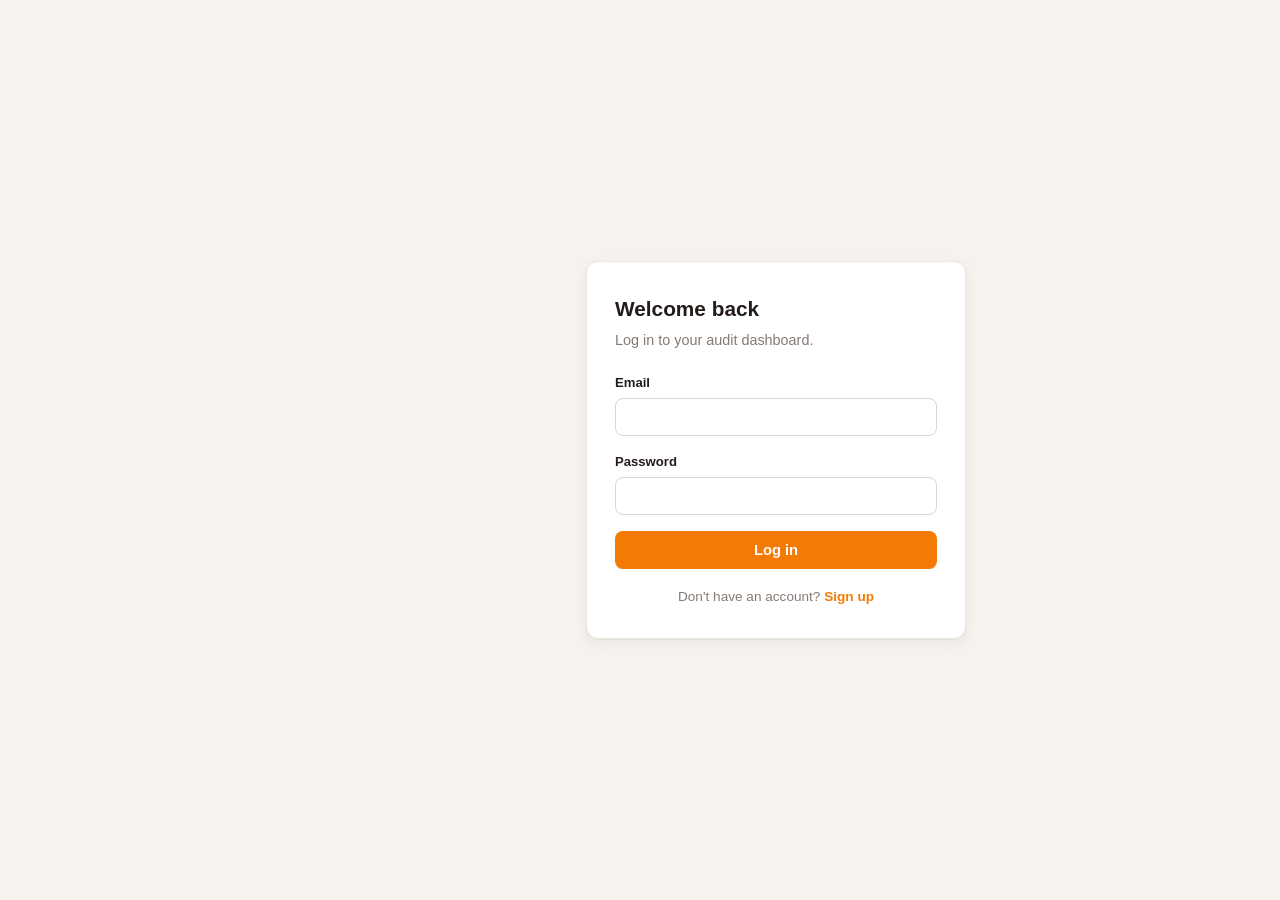
<file: templates/login.html>
<!DOCTYPE html>
<html lang="en">

<head>
    <meta charset="UTF-8">
    <title>Log in</title>
    <meta name="viewport" content="width=device-width, initial-scale=1.0">
    <link rel="stylesheet" href="/static/css/style.css">
    <style>
        body.auth-body {
            min-height: 100vh;
            display: flex;
            align-items: center;
            justify-content: center;
            background: var(--bg);
            font-family: var(--body);
        }

        .auth-card {
            width: 100%;
            max-width: 380px;
            background: var(--card);
            border: 1px solid var(--line);
            border-radius: var(--r);
            box-shadow: var(--sh);
            padding: 32px 28px;
        }

        .auth-title {
            font-family: var(--display);
            font-size: 1.3rem;
            font-weight: 700;
            color: var(--ink);
            margin: 0 0 6px;
        }

        .auth-sub {
            color: var(--muted);
            font-size: 0.9rem;
            margin: 0 0 22px;
        }

        .auth-field {
            margin-bottom: 16px;
        }

        .auth-field label {
            display: block;
            font-size: 0.82rem;
            font-weight: 600;
            color: var(--ink);
            margin-bottom: 6px;
        }

        .auth-field input {
            width: 100%;
            padding: 10px 12px;
            border: 1px solid var(--line2);
            border-radius: var(--rs);
            font-size: 0.92rem;
            font-family: var(--body);
            background: #fff;
            color: var(--ink);
        }

        .auth-field input:focus {
            outline: none;
            border-color: var(--orange);
        }

        .auth-error {
            background: var(--flagbg);
            color: var(--flag);
            border-left: 4px solid var(--flag);
            padding: 10px 12px;
            border-radius: var(--rs);
            font-size: 0.85rem;
            margin-bottom: 16px;
            display: none;
        }

        .auth-btn {
            width: 100%;
            padding: 11px;
            border: none;
            border-radius: var(--rs);
            background: var(--orange);
            color: #fff;
            font-weight: 700;
            font-size: 0.92rem;
            cursor: pointer;
        }

        .auth-btn:disabled {
            opacity: 0.6;
            cursor: not-allowed;
        }

        .auth-switch {
            text-align: center;
            margin-top: 18px;
            font-size: 0.85rem;
            color: var(--muted);
        }

        .auth-switch a {
            color: var(--orange);
            font-weight: 600;
            text-decoration: none;
        }
    </style>
</head>

<body class="auth-body">
    <form class="auth-card" id="loginForm">
        <div class="auth-title">Welcome back</div>
        <div class="auth-sub">Log in to your audit dashboard.</div>

        <div class="auth-error" id="authError"></div>

        <div class="auth-field">
            <label for="email">Email</label>
            <input type="email" id="email" required autocomplete="email">
        </div>
        <div class="auth-field">
            <label for="password">Password</label>
            <input type="password" id="password" required autocomplete="current-password">
        </div>

        <button type="submit" class="auth-btn" id="submitBtn">Log in</button>

        <div class="auth-switch">
            Don't have an account? <a href="/signup">Sign up</a>
        </div>
    </form>

    <script>
        const form = document.getElementById('loginForm');
        const errorBox = document.getElementById('authError');
        const submitBtn = document.getElementById('submitBtn');

        form.addEventListener('submit', async (e) => {
            e.preventDefault();
            errorBox.style.display = 'none';
            submitBtn.disabled = true;
            submitBtn.textContent = 'Logging in…';

            try {
                const res = await fetch('/api/login', {
                    method: 'POST',
                    headers: { 'Content-Type': 'application/json' },
                    body: JSON.stringify({
                        email: document.getElementById('email').value,
                        password: document.getElementById('password').value,
                    }),
                });
                const data = await res.json();

                if (!res.ok) {
                    errorBox.textContent = data.error || 'Something went wrong. Try again.';
                    errorBox.style.display = 'block';
                    submitBtn.disabled = false;
                    submitBtn.textContent = 'Log in';
                    return;
                }

                window.location.href = '/';
            } catch (err) {
                errorBox.textContent = 'Could not reach the server. Is the app running?';
                errorBox.style.display = 'block';
                submitBtn.disabled = false;
                submitBtn.textContent = 'Log in';
            }
        });
    </script>
</body>

</html>
</file>
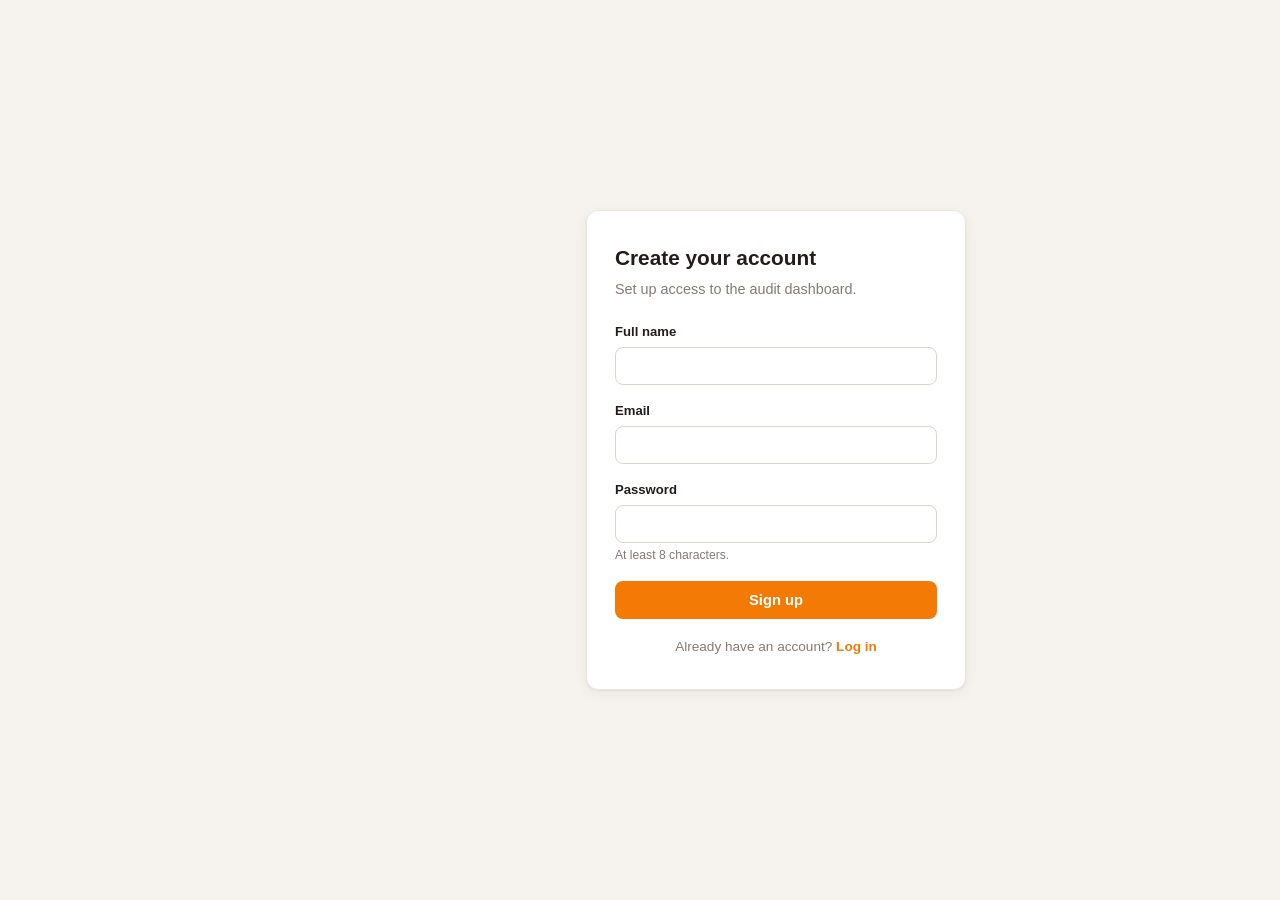
<file: templates/signup.html>
<!DOCTYPE html>
<html lang="en">

<head>
    <meta charset="UTF-8">
    <title>Sign up</title>
    <meta name="viewport" content="width=device-width, initial-scale=1.0">
    <link rel="stylesheet" href="/static/css/style.css">
    <style>
        body.auth-body {
            min-height: 100vh;
            display: flex;
            align-items: center;
            justify-content: center;
            background: var(--bg);
            font-family: var(--body);
        }

        .auth-card {
            width: 100%;
            max-width: 380px;
            background: var(--card);
            border: 1px solid var(--line);
            border-radius: var(--r);
            box-shadow: var(--sh);
            padding: 32px 28px;
        }

        .auth-title {
            font-family: var(--display);
            font-size: 1.3rem;
            font-weight: 700;
            color: var(--ink);
            margin: 0 0 6px;
        }

        .auth-sub {
            color: var(--muted);
            font-size: 0.9rem;
            margin: 0 0 22px;
        }

        .auth-field {
            margin-bottom: 16px;
        }

        .auth-field label {
            display: block;
            font-size: 0.82rem;
            font-weight: 600;
            color: var(--ink);
            margin-bottom: 6px;
        }

        .auth-field input {
            width: 100%;
            padding: 10px 12px;
            border: 1px solid var(--line2);
            border-radius: var(--rs);
            font-size: 0.92rem;
            font-family: var(--body);
            background: #fff;
            color: var(--ink);
        }

        .auth-field input:focus {
            outline: none;
            border-color: var(--orange);
        }

        .auth-hint {
            font-size: 0.76rem;
            color: var(--muted);
            margin-top: 4px;
        }

        .auth-error {
            background: var(--flagbg);
            color: var(--flag);
            border-left: 4px solid var(--flag);
            padding: 10px 12px;
            border-radius: var(--rs);
            font-size: 0.85rem;
            margin-bottom: 16px;
            display: none;
        }

        .auth-btn {
            width: 100%;
            padding: 11px;
            border: none;
            border-radius: var(--rs);
            background: var(--orange);
            color: #fff;
            font-weight: 700;
            font-size: 0.92rem;
            cursor: pointer;
        }

        .auth-btn:disabled {
            opacity: 0.6;
            cursor: not-allowed;
        }

        .auth-switch {
            text-align: center;
            margin-top: 18px;
            font-size: 0.85rem;
            color: var(--muted);
        }

        .auth-switch a {
            color: var(--orange);
            font-weight: 600;
            text-decoration: none;
        }
    </style>
</head>

<body class="auth-body">
    <form class="auth-card" id="signupForm">
        <div class="auth-title">Create your account</div>
        <div class="auth-sub">Set up access to the audit dashboard.</div>

        <div class="auth-error" id="authError"></div>

        <div class="auth-field">
            <label for="name">Full name</label>
            <input type="text" id="name" required autocomplete="name">
        </div>
        <div class="auth-field">
            <label for="email">Email</label>
            <input type="email" id="email" required autocomplete="email">
        </div>
        <div class="auth-field">
            <label for="password">Password</label>
            <input type="password" id="password" required autocomplete="new-password" minlength="8">
            <div class="auth-hint">At least 8 characters.</div>
        </div>

        <button type="submit" class="auth-btn" id="submitBtn">Sign up</button>

        <div class="auth-switch">
            Already have an account? <a href="/login">Log in</a>
        </div>
    </form>

    <script>
        const form = document.getElementById('signupForm');
        const errorBox = document.getElementById('authError');
        const submitBtn = document.getElementById('submitBtn');

        form.addEventListener('submit', async (e) => {
            e.preventDefault();
            errorBox.style.display = 'none';
            submitBtn.disabled = true;
            submitBtn.textContent = 'Creating account…';

            try {
                const res = await fetch('/api/signup', {
                    method: 'POST',
                    headers: { 'Content-Type': 'application/json' },
                    body: JSON.stringify({
                        name: document.getElementById('name').value,
                        email: document.getElementById('email').value,
                        password: document.getElementById('password').value,
                    }),
                });
                const data = await res.json();

                if (!res.ok) {
                    errorBox.textContent = data.error || 'Something went wrong. Try again.';
                    errorBox.style.display = 'block';
                    submitBtn.disabled = false;
                    submitBtn.textContent = 'Sign up';
                    return;
                }

                window.location.href = '/';
            } catch (err) {
                errorBox.textContent = 'Could not reach the server. Is the app running?';
                errorBox.style.display = 'block';
                submitBtn.disabled = false;
                submitBtn.textContent = 'Sign up';
            }
        });
    </script>
</body>

</html>
</file>
<file: static/css/style.css>
/* ═══════════════════════════════════════════════════
   PURCHASE INTERNAL CONTROL DASHBOARD
   Colour palette from Laser GRC reference
═══════════════════════════════════════════════════ */
:root {
  --maroon: #6C0E12;
  --red: #C22829;
  --brown: #8A4A24;
  --brown-light: #B5703B;
  --brown-dark: #5A2C12;
  --brown-soft: rgba(138, 74, 36, .18);
  --brown-gloss: linear-gradient(135deg, var(--brown-light), var(--brown) 55%, var(--brown-dark));
  --orange: #F37A04;
  --amber: #F1A646;
  --cream: #F5E3B5;
  --peach: #FFE2CA;
  --blue: #5388B7;
  --ink: #241c1b;
  --muted: #857a74;
  --faint: #a89f99;
  --line: #ece6df;
  --line2: #ddd5cd;
  --bg: #f6f3ee;
  --card: #ffffff;
  --ok: #2f8f5b;
  --okbg: #e9f3ec;
  --okline: #cfe7d6;
  --flag: #C22829;
  --flagbg: #fbeceb;
  --flagline: #f3cfcd;
  --warn: #9a6a16;
  --warnbg: #fff8ee;
  --warnline: #f3d89a;
  --display: 'Poppins', -apple-system, Segoe UI, sans-serif;
  --body: 'Raleway', -apple-system, Segoe UI, sans-serif;
  --num: 'Poppins', sans-serif;
  --r: 12px;
  --rs: 8px;
  --sh: 0 1px 2px rgba(36, 28, 27, .05), 0 4px 14px rgba(36, 28, 27, .05);
  --shh: 0 2px 6px rgba(36, 28, 27, .08), 0 10px 30px rgba(108, 14, 18, .10);
  --sidebar-width: 272px;
}

* {
  box-sizing: border-box;
}

html,
body {
  margin: 0;
}

body {
  font-family: var(--body);
  color: var(--ink);
  background: var(--bg);
  padding-left: var(--sidebar-width);
  -webkit-font-smoothing: antialiased;
  font-size: 14px;
  line-height: 1.45;
}

.num {
  font-family: var(--num);
  font-variant-numeric: tabular-nums;
}

/* ── TOP HEADER ───────────────────────────────────── */
.hdr {
  background: #fff;
  border-bottom: 1px solid var(--line);
  display: flex;
  align-items: center;
  gap: 18px;
  padding: 12px 26px;
  position: sticky;
  top: 0;
  z-index: 100;
  margin-left: 0;
}

.hdr-brand {
  display: flex;
  align-items: center;
  gap: 12px;
  text-decoration: none;
}

.hdr-logo-mark {
  display: block;
  height: 44px;
  width: auto;
  max-width: 180px;
  object-fit: contain;
  background: transparent;
  padding: 0;
}

.hdr-brand-text {
  display: flex;
  flex-direction: column;
  line-height: 1.1;
}

.hdr-breadcrumb {
  display: flex;
  align-items: center;
  gap: 10px;
  min-width: 0;
  color: var(--muted);
  font-family: var(--display);
  font-size: 12px;
  font-weight: 500;
  white-space: nowrap;
  overflow: hidden;
  text-overflow: ellipsis;
}

.hdr-breadcrumb strong {
  color: var(--ink);
  font-weight: 700;
}

.hdr-breadcrumb-separator {
  color: var(--faint);
  font-size: 16px;
  font-weight: 400;
}

.hdr-logo {
  font-family: var(--display);
  font-weight: 800;
  font-size: 20px;
  background: linear-gradient(135deg, var(--brown-light), var(--brown) 60%, var(--brown-dark));
  -webkit-background-clip: text;
  background-clip: text;
  color: transparent;
  letter-spacing: -.3px;
  white-space: nowrap;
}

.hdr-subtitle {
  font-size: 11.5px;
  color: var(--muted);
  font-weight: 500;
  font-family: var(--body);
  margin-top: 2px;
}

.hdr-right {
  margin-left: auto;
  display: flex;
  align-items: center;
  gap: 10px;
}

.chip {
  display: inline-flex;
  align-items: center;
  gap: 7px;
  font-size: 11px;
  font-weight: 600;
  font-family: var(--display);
  padding: 5px 11px;
  border-radius: 999px;
  border: 1px solid var(--warnline);
  background: var(--warnbg);
  color: var(--warn);
  letter-spacing: .2px;
}

.chip .dot {
  width: 7px;
  height: 7px;
  border-radius: 50%;
  background: var(--orange);
  box-shadow: 0 0 0 3px rgba(243, 122, 4, .18);
}

.hdr-bell {
  position: relative;
  display: inline-flex;
  align-items: center;
  justify-content: center;
  width: 34px;
  height: 34px;
  border-radius: 50%;
  border: none;
  background: transparent;
  color: var(--muted);
  cursor: pointer;
  transition: background .15s, color .15s;
}

.hdr-bell:hover {
  background: var(--bg);
  color: var(--brown);
}

/* Notification dot stays red intentionally — it's a genuine attention/
   alert cue, not general theme chrome, so it keeps the risk color. */
.hdr-bell-dot {
  position: absolute;
  top: 5px;
  right: 6px;
  width: 8px;
  height: 8px;
  border-radius: 50%;
  background: var(--red);
  border: 2px solid #fff;
}

.hdr-accent {
  height: 3px;
  background: linear-gradient(90deg, var(--brown), var(--orange) 55%, var(--amber));
  margin-left: 0;
}

.hdr-menu-btn {
  border: 0;
  background: none;
  cursor: pointer;
  font-size: 19px;
  color: var(--ink);
  padding: 6px 10px;
  border-radius: 8px;
  line-height: 1;
  flex-shrink: 0;
}

.hdr-menu-btn:hover {
  background: var(--bg);
}

/* ── CONTROLS PANEL (openable/closable drawer, every page) ──── */
.controls-panel-backdrop {
  display: none;
}

.controls-panel {
  position: fixed;
  top: 0;
  left: 0;
  height: 100vh;
  width: var(--sidebar-width);
  background: var(--ink);
  z-index: 200;
  display: flex;
  flex-direction: column;
  box-shadow: 4px 0 28px rgba(0, 0, 0, .3);
}

.controls-panel.open {
  transform: none;
}

.cp-head {
  display: flex;
  align-items: center;
  justify-content: space-between;
  padding: 18px 16px 18px 20px;
  border-bottom: 1px solid rgba(255, 255, 255, .09);
  flex-shrink: 0;
}

.cp-brand {
  display: flex;
  align-items: center;
  gap: 10px;
  min-width: 0;
}

.cp-brand-mark {
  height: 30px;
  width: auto;
  max-width: 34px;
  object-fit: contain;
}

.cp-brand-text {
  font-family: var(--display);
  font-weight: 800;
  font-size: 16px;
  letter-spacing: -.2px;
  color: #fff;
  white-space: nowrap;
}

.cp-brand-sub-inline {
  font-size: 9px;
  font-weight: 700;
  letter-spacing: 1.5px;
  color: var(--faint);
  margin-left: 6px;
  vertical-align: 1px;
}

.cp-close {
  border: 0;
  background: none;
  color: var(--faint);
  font-size: 16px;
  cursor: pointer;
  padding: 4px 6px;
  line-height: 1;
  border-radius: 6px;
  flex-shrink: 0;
}

.cp-close:hover {
  color: #fff;
  background: rgba(255, 255, 255, .08);
}

.cp-body {
  flex: 1;
  overflow-y: auto;
  padding: 12px 12px 8px;
  scrollbar-width: thin;
  scrollbar-color: var(--brown-light) var(--ink);
}

.cp-body::-webkit-scrollbar {
  width: 8px;
}

.cp-body::-webkit-scrollbar-track {
  background: var(--ink);
}

.cp-body::-webkit-scrollbar-thumb {
  background: var(--brown-light);
  border: 2px solid var(--ink);
  border-radius: 999px;
}

.cp-body::-webkit-scrollbar-thumb:hover {
  background: var(--orange);
}

.cp-section-label {
  font-family: var(--display);
  font-size: 10px;
  font-weight: 700;
  letter-spacing: 1.2px;
  text-transform: uppercase;
  color: var(--faint);
  padding: 14px 10px 8px;
}

.cp-item {
  display: flex;
  align-items: center;
  gap: 10px;
  width: 100%;
  border: 0;
  background: none;
  color: #d8d0ca;
  font-family: var(--display);
  font-weight: 600;
  font-size: 13.5px;
  padding: 10px 10px;
  border-radius: 8px;
  cursor: pointer;
  text-align: left;
  margin-bottom: 2px;
  transition: background .12s, color .12s;
}

.cp-item:hover {
  background: rgba(255, 255, 255, .07);
  color: #fff;
}

.cp-item.active {
  background: var(--brown-soft);
  color: #fff;
}

.cp-icon {
  width: 18px;
  display: inline-flex;
  align-items: center;
  justify-content: center;
  flex-shrink: 0;
}

.icn {
  display: inline-block;
  vertical-align: -3px;
}

.cp-name {
  flex: 1;
  min-width: 0;
  overflow: hidden;
  text-overflow: ellipsis;
  white-space: nowrap;
}

.cp-badge {
  background: var(--red);
  color: #fff;
  font-family: var(--num);
  font-weight: 700;
  font-size: 10.5px;
  padding: 2px 8px;
  border-radius: 999px;
  min-width: 20px;
  text-align: center;
  flex-shrink: 0;
}

.cp-foot {
  border-top: 1px solid rgba(255, 255, 255, .09);
  padding: 14px 18px;
  display: flex;
  align-items: center;
  gap: 10px;
  flex-shrink: 0;
}

.cp-avatar {
  width: 32px;
  height: 32px;
  border-radius: 50%;
  background: var(--brown-gloss);
  box-shadow: inset 0 1px 0 rgba(255, 255, 255, .25);
  color: #fff;
  font-family: var(--display);
  font-weight: 700;
  font-size: 12.5px;
  display: flex;
  align-items: center;
  justify-content: center;
  flex-shrink: 0;
}

.cp-user-name {
  font-family: var(--display);
  font-weight: 700;
  font-size: 13px;
  color: #fff;
}

.cp-user-role {
  font-size: 11px;
  color: var(--faint);
}

@media (max-width: 640px) {
  .controls-panel {
    width: 250px;
  }
}

/* ── USER BADGE (below navbar) ───────────────────────── */
.user-badge-row {
  display: flex;
  justify-content: flex-end;
  padding: 10px 26px 0;
  background: var(--bg);
}

.chip-user {
  display: inline-flex;
  align-items: center;
  font-family: var(--display);
  font-weight: 700;
  font-size: 13.5px;
  letter-spacing: .2px;
  padding: 8px 18px;
  border-radius: 999px;
  border: 1px solid var(--orange);
  background: var(--peach);
  color: var(--maroon);
}

/* ── TOP NAV TABS ─────────────────────────────────── */
.topnav {
  background: #fff;
  border-bottom: 2px solid var(--line);
  padding: 0 24px;
  display: flex;
  gap: 0;
  overflow-x: auto;
  position: sticky;
  top: 57px;
  z-index: 99;
  scrollbar-width: none;
  margin-left: 0;
}

.topnav::-webkit-scrollbar {
  display: none;
}

.obs-wrap {
  display: flex;
  justify-content: flex-end;
  padding: 8px 24px 0;
  margin-left: 0;
}

.obs-btn {
  border: 0;
  border-radius: 999px;
  padding: 8px 14px;
  background: var(--brown-gloss);
  color: #fff;
  font-family: var(--display);
  font-weight: 700;
  font-size: 12px;
  cursor: pointer;
  box-shadow: var(--sh);
}

.obs-btn:hover {
  background: var(--brown-dark);
}

.obs-card-btn {
  border: 0;
  border-radius: 999px;
  padding: 6px 12px;
  background: var(--brown-gloss);
  color: #fff;
  font-family: var(--display);
  font-weight: 700;
  font-size: 11.5px;
  cursor: pointer;
  box-shadow: var(--sh);
  white-space: nowrap;
}

.obs-card-btn:hover {
  background: var(--brown-dark);
}

.nav-tab {
  appearance: none;
  border: 0;
  background: none;
  cursor: pointer;
  font-family: var(--display);
  font-weight: 600;
  font-size: 12.5px;
  color: var(--muted);
  padding: 12px 16px 10px;
  border-bottom: 3px solid transparent;
  white-space: nowrap;
  letter-spacing: .2px;
  transition: color .15s;
  position: relative;
  bottom: -2px;
  display: inline-flex;
  align-items: center;
  gap: 6px;
}

.nav-tab-icon {
  display: inline-flex;
  align-items: center;
}

.nav-tab:hover {
  color: var(--ink);
}

.nav-tab.active {
  color: var(--maroon);
  border-bottom-color: var(--orange);
}

.nav-tab .tab-badge {
  display: inline-block;
  font-size: 9px;
  font-weight: 700;
  background: var(--red);
  color: #fff;
  border-radius: 999px;
  padding: 1px 5px;
  margin-left: 5px;
  vertical-align: 1px;
}

/* ── LAYOUT / WRAP ────────────────────────────────── */
body.on-home .topnav {
  display: none;
}

.home-wrap {
  max-width: 1180px;
  margin: 0 auto;
  padding: 48px 24px 80px;
  display: flex;
  flex-direction: column;
  align-items: center;
}

/* ── HOME: table + pie chart side-by-side row ─────────────── */
.home-top-grid {
  width: 100%;
  display: flex;
  align-items: stretch;
  gap: 18px;
  flex-wrap: wrap;
  margin-bottom: 18px;
}

.home-top-grid .home-table-card {
  flex: 1 1 580px;
  min-width: 320px;
  display: flex;
  flex-direction: column;
}

.home-top-grid .home-table-card .tbl-wrap-full {
  max-height: 262px;
}

.home-chart-card {
  width: 100%;
  box-shadow: var(--shh);
  border-radius: var(--r);
  border: 1px solid var(--line2);
  background: #fff;
  overflow: hidden;
}

.home-pie-card {
  flex: 1 1 320px;
  min-width: 260px;
  display: flex;
  flex-direction: column;
}

.home-pie-card .card-b {
  flex: 1;
  display: flex;
  align-items: center;
  justify-content: center;
}

.home-pie-wrap {
  width: 100%;
  height: 250px;
  position: relative;
  display: flex;
  align-items: center;
  justify-content: center;
}

.home-pie-wrap canvas {
  max-height: 250px;
}

/* ── HOME: bar chart cards (wide + short, stacked below) ──── */
.home-bar-card {
  margin-bottom: 16px;
}

.chart-wrap-home-bar {
  padding: 8px 10px 4px;
  width: 100%;
  height: 200px;
  position: relative;
}

.chart-wrap-home-bar canvas {
  width: 100% !important;
  height: 100% !important;
}

.chart-wrap-home-bar-stacked {
  height: 300px;
}

/* ── Genie AI Assistant: floating button + chat popup ─────── */
.genie-fab {
  position: fixed;
  right: 26px;
  bottom: 22px;
  z-index: 500;
  background: transparent;
  border: none;
  outline: none;
  padding: 0;
  margin: 0;
  cursor: pointer;
  line-height: 0;
  transition: transform .15s ease, opacity .15s ease;
}

.genie-fab:hover {
  transform: translateY(-3px);
}

.genie-fab:active {
  transform: translateY(0);
}

.genie-fab img {
  display: block;
  height: 58px;
  width: auto;
}

.genie-fab.hidden {
  display: none;
}

.genie-chat {
  position: fixed;
  right: 26px;
  bottom: 96px;
  width: 320px;
  max-width: calc(100vw - 40px);
  background: #fff;
  border-radius: 18px;
  box-shadow: 0 20px 50px rgba(36, 28, 27, .22), 0 4px 14px rgba(36, 28, 27, .10);
  z-index: 600;
  display: flex;
  flex-direction: column;
  overflow: hidden;
  opacity: 0;
  transform: translateY(12px) scale(.97);
  pointer-events: none;
  transition: opacity .18s ease, transform .18s ease;
}

.genie-chat.open {
  opacity: 1;
  transform: translateY(0) scale(1);
  pointer-events: auto;
}

.genie-chat-head {
  display: flex;
  align-items: flex-start;
  justify-content: space-between;
  gap: 10px;
  padding: 16px 16px 14px;
  background: linear-gradient(135deg, #3E68A8, #2A4B80);
}

.genie-chat-head-left {
  display: flex;
  align-items: center;
  gap: 10px;
}

.genie-chat-avatar {
  width: 38px;
  height: 38px;
  object-fit: contain;
  flex-shrink: 0;
}

.genie-chat-title {
  color: #fff;
  font-family: var(--display);
  font-weight: 800;
  font-size: 14.5px;
  line-height: 1.25;
}

.genie-chat-sub {
  color: rgba(255, 255, 255, .85);
  font-size: 12px;
  margin-top: 1px;
}

.genie-chat-close {
  background: rgba(255, 255, 255, .15);
  border: none;
  color: #fff;
  width: 24px;
  height: 24px;
  border-radius: 50%;
  cursor: pointer;
  font-size: 15px;
  line-height: 1;
  flex-shrink: 0;
}

.genie-chat-close:hover {
  background: rgba(255, 255, 255, .28);
}

.genie-chat-body {
  padding: 14px 16px;
}

.genie-chat-bubble {
  background: var(--bg);
  border-radius: 12px;
  padding: 10px 12px;
  font-size: 12.5px;
  line-height: 1.5;
  color: var(--ink);
}



.genie-chat-input-row {
  display: flex;
  align-items: center;
  gap: 8px;
  padding: 0 14px 14px;
}

.genie-chat-input {
  flex: 1;
  border: 1px solid var(--line2);
  border-radius: 999px;
  padding: 9px 14px;
  font-size: 12.5px;
  outline: none;
  font-family: inherit;
}

.genie-chat-input:focus {
  border-color: #3E68A8;
}

.genie-chat-send {
  width: 34px;
  height: 34px;
  border-radius: 50%;
  border: none;
  background: #3E68A8;
  color: #fff;
  cursor: pointer;
  flex-shrink: 0;
  display: flex;
  align-items: center;
  justify-content: center;
  font-size: 14px;
  transition: background .15s ease;
}

.genie-chat-send:hover {
  background: #2A4B80;
}

.app-name {
  font-family: var(--display);
  font-weight: 800;
  font-size: 30px;
  color: var(--ink);
  text-align: center;
  margin: 0 0 6px;
  letter-spacing: -.3px;
}

.app-sub {
  font-family: var(--body);
  font-size: 13.5px;
  color: var(--muted);
  text-align: center;
  margin: 0 0 32px;
  max-width: 580px;
}

.home-table-card {
  width: 100%;
  box-shadow: var(--shh);
  border-radius: var(--r);
  overflow: hidden;
  border: 1px solid var(--line2);
  background: #fff;
}

.home-modules-tbl th {
  padding: 9px 10px;
  font-family: var(--display);
  font-weight: 700;
  font-size: 11px;
  background: var(--ink);
  color: #ffffff;
  letter-spacing: .2px;
  white-space: nowrap;
}

.home-modules-tbl td {
  padding: 7px 10px;
  vertical-align: middle;
  border-bottom: 1px solid var(--line);
  font-size: 11.5px;
}

.home-modules-tbl .home-table-btn {
  padding: 5px 12px;
  font-size: 11.5px;
}

.home-modules-tbl tr:last-child td {
  border-bottom: none;
}

.home-modules-tbl tr:hover {
  background: #faf7f4;
}

.home-table-btn {
  display: inline-flex;
  align-items: center;
  padding: 0;
  background: transparent;
  color: var(--ink);
  font-family: var(--display);
  font-weight: 600;
  font-size: 13px;
  border: none;
  border-radius: 0;
  cursor: pointer;
  box-shadow: none;
  text-decoration: none;
  transition: color .15s;
}

.home-table-btn:hover {
  background: transparent;
  color: var(--maroon);
  box-shadow: none;
  transform: none;
  text-decoration: underline;
}

.font-bold {
  font-weight: 700;
}

.home-buttons {
  display: flex;
  flex-direction: column;
  gap: 16px;
  width: 100%;
}

.home-btn {
  display: flex;
  align-items: center;
  justify-content: center;
  gap: 10px;
  width: 100%;
  padding: 20px 24px;
  background: var(--brown-gloss);
  color: #ffffff;
  font-family: var(--display);
  font-weight: 600;
  font-size: 16px;
  border: none;
  border-radius: 999px;
  cursor: pointer;
  box-shadow: inset 0 1px 0 rgba(255, 255, 255, .2), var(--sh);
  transition: transform .15s, box-shadow .15s, background .15s;
}

.home-btn:hover {
  background: linear-gradient(135deg, var(--brown-light), var(--brown) 70%);
  box-shadow: var(--shh);
  transform: translateY(-2px);
}

.wrap {
  width: 100%;
  max-width: none;
  margin: 0;
  padding: 22px 26px 60px;
  min-width: 0;
  overflow-x: hidden;
}

/* Direct pages sit beside the fixed navigation rail. Pages inside .wrap
   inherit that reserved space from the wrapper and must not be shifted twice. */
body>.page {
  width: 100%;
  max-width: none;
  margin-left: 0 !important;
  margin-right: 0 !important;
  min-width: 0;
  overflow-x: hidden;
}

.page {
  display: none;
}

.page.active {
  display: block;
  animation: fadeIn .22s ease;
}

.data-loading {
  position: fixed;
  inset: 0;
  z-index: 1000;
  display: grid;
  place-items: center;
  background: rgba(246, 243, 238, .78);
  backdrop-filter: blur(2px);
}

.data-loading[hidden] {
  display: none;
}

/* LOAN AND REPAYMENT SCHEDULE MODULE: the Home screen button for this page
   must stay clickable even while #data-loading (z-index:1000) is covering
   the screen, since this page needs no workbook data. Scoped to only apply
   while #data-loading is actually visible (not [hidden]) — otherwise this
   button would also float above the controls-panel sidebar (z-index 200)
   and its backdrop (z-index 150) whenever the sidebar is opened, which is
   what caused it to visually overlap the nav menu. */
#data-loading:not([hidden])~#page-home #loan-repayment-btn {
  position: relative;
  z-index: 1001;
}

.loading-card {
  display: flex;
  align-items: center;
  gap: 12px;
  max-width: 420px;
  padding: 18px 22px;
  border: 1px solid var(--line);
  border-radius: var(--r);
  background: #fff;
  box-shadow: var(--shh);
  color: var(--ink);
  font-family: var(--display);
  font-size: 13px;
  font-weight: 600;
}

.loading-spinner {
  width: 20px;
  height: 20px;
  flex: 0 0 20px;
  border: 3px solid var(--peach);
  border-top-color: var(--orange);
  border-radius: 50%;
  animation: loading-spin .8s linear infinite;
}

@keyframes loading-spin {
  to {
    transform: rotate(360deg);
  }
}

@keyframes fadeIn {
  from {
    opacity: 0;
    transform: translateY(5px);
  }

  to {
    opacity: 1;
    transform: none;
  }
}

.page-head {
  margin-bottom: 20px;
}

.page-head-row {
  display: flex;
  align-items: flex-start;
  justify-content: space-between;
  gap: 20px;
  flex-wrap: wrap;
  margin-bottom: 20px;
}

.page-head-row .page-head {
  flex: 1 1 320px;
  margin-bottom: 0;
}

.page-head-row .filter-bar {
  flex: 0 0 auto;
  margin-bottom: 0;
}

.eyebrow {
  font-family: var(--display);
  font-weight: 700;
  font-size: 10px;
  letter-spacing: 1.6px;
  text-transform: uppercase;
  color: var(--orange);
  margin-bottom: 4px;
}

.page-head h1 {
  font-family: var(--display);
  font-weight: 700;
  font-size: 22px;
  margin: 0 0 4px;
  letter-spacing: -.3px;
}

.page-head p {
  margin: 0;
  color: var(--muted);
  font-size: 12.5px;
}

/* ── KPI CARDS ────────────────────────────────────── */
.kpi-row {
  display: grid;
  grid-template-columns: repeat(auto-fit, minmax(200px, 1fr));
  gap: 14px;
  margin-bottom: 20px;
}

.kpi {
  background: var(--card);
  border: 1px solid var(--line);
  border-radius: var(--r);
  padding: 16px 17px;
  box-shadow: var(--sh);
  position: relative;
  overflow: hidden;
  transition: box-shadow .18s, transform .18s;
}

.kpi:hover {
  box-shadow: var(--shh);
  transform: translateY(-1px);
}

.kpi::before {
  content: "";
  position: absolute;
  left: 0;
  top: 0;
  bottom: 0;
  width: 4px;
  background: var(--accent, var(--brown));
  border-radius: 2px 0 0 2px;
}

.kpi .k-label {
  font-size: 11px;
  font-weight: 600;
  color: var(--muted);
  letter-spacing: .4px;
  font-family: var(--display);
  text-transform: uppercase;
}

.kpi .k-val {
  font-family: var(--num);
  font-weight: 700;
  font-size: 28px;
  margin-top: 5px;
  letter-spacing: -.5px;
  line-height: 1;
}

.kpi .k-sub {
  font-size: 11px;
  color: var(--faint);
  margin-top: 4px;
}

.kpi .k-badge {
  display: inline-flex;
  align-items: center;
  gap: 4px;
  font-size: 10.5px;
  font-weight: 700;
  font-family: var(--display);
  padding: 2px 8px;
  border-radius: 999px;
  margin-top: 6px;
}

.kpi .k-badge.ok {
  background: var(--okbg);
  color: var(--ok);
}

.kpi .k-badge.flag {
  background: var(--flagbg);
  color: var(--flag);
}

/* ── STAT BOXES (page-top summary strip, top accent bar) ─────── */
.stat-row {
  display: grid;
  grid-template-columns: repeat(auto-fit, minmax(200px, 1fr));
  gap: 14px;
  margin-bottom: 20px;
}

.stat-box {
  background: var(--card);
  border: 1px solid var(--line);
  border-radius: var(--r);
  padding: 16px 17px 15px;
  box-shadow: var(--sh);
  position: relative;
  overflow: hidden;
  transition: box-shadow .18s, transform .18s;
}

.stat-box:hover {
  box-shadow: var(--shh);
  transform: translateY(-1px);
}

.stat-box::before {
  content: "";
  position: absolute;
  left: 0;
  top: 0;
  right: 0;
  height: 3px;
  background: var(--accent, var(--brown));
}

.stat-box .s-label {
  font-size: 10.5px;
  font-weight: 700;
  color: var(--muted);
  letter-spacing: .5px;
  font-family: var(--display);
  text-transform: uppercase;
}

.stat-box .s-val {
  font-family: var(--num);
  font-weight: 800;
  font-size: 26px;
  margin-top: 6px;
  letter-spacing: -.5px;
  line-height: 1;
  color: var(--ink);
}

.stat-box .s-sub {
  font-size: 11px;
  font-weight: 600;
  color: var(--accent, var(--muted));
  margin-top: 6px;
}

/* ── CARDS / GRID ─────────────────────────────────── */
.grid {
  display: grid;
  gap: 18px;
}

.g2 {
  grid-template-columns: minmax(0, 1fr) minmax(0, 1fr);
}

.g3 {
  grid-template-columns: repeat(3, minmax(0, 1fr));
}

.g4 {
  grid-template-columns: repeat(4, minmax(0, 1fr));
}

@media (max-width: 900px) {

  .g2,
  .g3,
  .g4 {
    grid-template-columns: 1fr;
  }
}

.card {
  background: var(--card);
  border: 1px solid var(--line);
  border-radius: var(--r);
  box-shadow: var(--sh);
  overflow: hidden;
}

.card-h {
  display: flex;
  align-items: flex-start;
  gap: 10px;
  padding: 14px 16px 10px;
  border-bottom: 1px solid var(--line);
}

.card-h .grow {
  flex: 1;
  min-width: 0;
}

.card-h .ttl {
  font-family: var(--display);
  font-weight: 600;
  font-size: 13px;
  margin: 0;
  line-height: 1.2;
}

.card-h .desc {
  font-size: 11px;
  color: var(--muted);
  margin-top: 2px;
}

.card-b {
  padding: 14px 16px;
}

.card-b.no-pad {
  padding: 0;
}

/* ── AD-HOC ANALYSIS BOX (home page) ─────────────────── */
.adhoc-card {
  width: 100%;
  margin-top: 18px;
  box-shadow: var(--shh);
  border-radius: var(--r);
  border: 1px solid var(--line2);
}

.adhoc-card .eyebrow {
  margin-bottom: 10px;
}

.adhoc-row {
  display: flex;
  align-items: center;
  gap: 10px;
}

.adhoc-input {
  flex: 1;
  min-width: 0;
  font-family: var(--body);
  font-size: 13px;
  color: var(--ink);
  padding: 11px 14px;
  border-radius: 10px;
  border: 1px solid var(--line2);
  background: var(--bg);
}

.adhoc-input::placeholder {
  color: var(--faint);
}

.adhoc-input:focus {
  outline: none;
  border-color: var(--orange);
  background: var(--card);
}

.adhoc-btn {
  flex-shrink: 0;
  padding: 11px 22px;
  border-radius: 10px;
  font-size: 13px;
}

/* ── PILLS / TAGS ─────────────────────────────────── */
.pill {
  display: inline-flex;
  align-items: center;
  gap: 5px;
  font-family: var(--display);
  font-weight: 700;
  font-size: 10.5px;
  padding: 4px 9px;
  border-radius: 999px;
  white-space: nowrap;
  letter-spacing: .2px;
}

.pill.ok {
  background: var(--okbg);
  color: var(--ok);
  border: 1px solid var(--okline);
}

.pill.flag {
  background: var(--flagbg);
  color: var(--flag);
  border: 1px solid var(--flagline);
}

.pill.warn {
  background: var(--warnbg);
  color: var(--warn);
  border: 1px solid var(--warnline);
}

.pill .pdot {
  width: 6px;
  height: 6px;
  border-radius: 50%;
  background: currentColor;
}

/* ── TABLES ───────────────────────────────────────── */
.tbl-wrap {
  overflow: auto;
  max-height: 380px;
}

.tbl-wrap-full {
  overflow: auto;
  max-height: 480px;
}

table.tbl {
  width: 100%;
  border-collapse: collapse;
  font-size: 12.5px;
}

table.tbl th {
  font-family: var(--display);
  font-weight: 600;
  font-size: 10.5px;
  letter-spacing: .5px;
  text-transform: uppercase;
  color: var(--muted);
  text-align: left;
  padding: 9px 12px;
  border-bottom: 1px solid var(--line2);
  background: #faf8f5;
  position: sticky;
  top: 0;
  z-index: 2;
  white-space: nowrap;
}

table.tbl td {
  padding: 8px 12px;
  border-bottom: 1px solid var(--line);
  vertical-align: middle;
}

table.tbl tr:last-child td {
  border-bottom: 0;
}

table.tbl tbody tr:hover td {
  background: #faf7f3;
}

table.tbl td.r,
table.tbl th.r {
  text-align: right;
  font-family: var(--num);
}

table.tbl td.c,
table.tbl th.c {
  text-align: center;
}

table.tbl .grp {
  font-weight: 600;
  color: var(--maroon);
}

table.tbl tr.row-flag td {
  background: #fff;
}

table.tbl tr.row-flag:hover td {
  background: #faf7f3;
}

table.tbl tr.row-warn td {
  background: var(--warnbg);
}

/* PO Split — Vendor Trend row tinting (rising vendor spend = green, falling = red) */
table.tbl tr.row-up td {
  background: var(--okbg);
}

table.tbl tr.row-down td {
  background: var(--flagbg);
}

.tag {
  font-family: var(--display);
  font-weight: 700;
  font-size: 9.5px;
  letter-spacing: .4px;
  padding: 2px 7px;
  border-radius: 5px;
  text-transform: uppercase;
  display: inline-block;
}

.tag.ok {
  background: var(--okbg);
  color: var(--ok);
}

.tag.flag {
  background: var(--flagbg);
  color: var(--flag);
}

.tag.warn {
  background: var(--warnbg);
  color: var(--warn);
}

.tag.match {
  background: var(--okbg);
  color: var(--ok);
}

.tag.partial {
  background: var(--warnbg);
  color: var(--warn);
}

.tag.missing {
  background: var(--flagbg);
  color: var(--flag);
}

.empty-row td {
  text-align: center;
  color: var(--faint);
  padding: 28px;
  font-size: 12.5px;
}

/* ── CHARTS ───────────────────────────────────────── */
.chart-wrap {
  padding: 8px 4px 4px;
  position: relative;
}

.chart-wrap canvas {
  max-height: 260px;
}

.chart-wrap-tall canvas {
  max-height: 320px;
}

.legend {
  display: flex;
  gap: 14px;
  flex-wrap: wrap;
  margin: 10px 0 0 4px;
  font-size: 11px;
  color: var(--muted);
}

.legend i {
  display: inline-block;
  width: 10px;
  height: 10px;
  border-radius: 3px;
  margin-right: 5px;
  vertical-align: -1px;
}

/* ── FILTERS SIDEBAR RAIL ─────────────────────────── */
.filter-shell {
  display: grid;
  grid-template-columns: 248px minmax(0, 1fr);
  gap: 22px;
  align-items: start;
}

@media (max-width: 960px) {
  .filter-shell {
    grid-template-columns: 1fr;
  }
}

.rail {
  position: sticky;
  top: 108px;
  display: flex;
  flex-direction: column;
  gap: 14px;
}

.rail-card {
  background: var(--card);
  border: 1px solid var(--line);
  border-radius: var(--r);
  padding: 14px;
  box-shadow: var(--sh);
}

.rail-card h3 {
  font-family: var(--display);
  font-weight: 700;
  font-size: 10.5px;
  letter-spacing: .8px;
  text-transform: uppercase;
  color: var(--maroon);
  margin: 0 0 12px;
}

.slicer {
  margin-bottom: 12px;
}

.slicer:last-child {
  margin-bottom: 0;
}

.slicer label {
  display: block;
  font-size: 11px;
  font-weight: 600;
  color: var(--muted);
  margin-bottom: 5px;
}

.slicer select {
  width: 100%;
  font-family: var(--body);
  font-size: 12.5px;
  font-weight: 500;
  color: var(--ink);
  padding: 8px 10px;
  border: 1px solid var(--line2);
  border-radius: var(--rs);
  background: #fff;
  cursor: pointer;
  appearance: none;
  background-image: url("data:image/svg+xml,%3Csvg xmlns='http://www.w3.org/2000/svg' width='12' height='12' viewBox='0 0 12 12'%3E%3Cpath d='M3 4.5L6 7.5L9 4.5' stroke='%23857a74' stroke-width='1.6' fill='none' stroke-linecap='round'/%3E%3C/svg%3E");
  background-repeat: no-repeat;
  background-position: right 10px center;
  padding-right: 28px;
}

.slicer select:focus {
  outline: none;
  border-color: var(--orange);
  box-shadow: 0 0 0 3px rgba(243, 122, 4, .14);
}

.btn-reset {
  width: 100%;
  margin-top: 4px;
  font-family: var(--display);
  font-weight: 600;
  font-size: 12px;
  cursor: pointer;
  padding: 8px;
  border-radius: var(--rs);
  border: 1px solid var(--line2);
  background: #fff;
  color: var(--maroon);
  transition: .15s;
}

.btn-reset:hover {
  background: var(--peach);
  border-color: var(--amber);
}

/* ── FILTER PAGE (dedicated) ──────────────────────── */
.filter-page-grid {
  display: grid;
  grid-template-columns: repeat(auto-fit, minmax(220px, 1fr));
  gap: 18px;
  margin-bottom: 22px;
}

.filter-card {
  background: var(--card);
  border: 1px solid var(--line);
  border-radius: var(--r);
  padding: 16px;
  box-shadow: var(--sh);
}

.filter-card h3 {
  font-family: var(--display);
  font-weight: 700;
  font-size: 11px;
  text-transform: uppercase;
  color: var(--maroon);
  letter-spacing: .7px;
  margin: 0 0 10px;
}

.checklist {
  max-height: 200px;
  overflow-y: auto;
  display: flex;
  flex-direction: column;
  gap: 5px;
}

.checklist label {
  display: flex;
  align-items: center;
  gap: 8px;
  font-size: 12.5px;
  cursor: pointer;
  padding: 4px 6px;
  border-radius: 6px;
  transition: background .12s;
}

.checklist label:hover {
  background: var(--bg);
}

.checklist input[type="checkbox"] {
  accent-color: var(--orange);
  width: 14px;
  height: 14px;
  cursor: pointer;
  flex-shrink: 0;
}

.filter-actions {
  display: flex;
  gap: 10px;
  margin-top: 4px;
}

.btn {
  font-family: var(--display);
  font-weight: 600;
  font-size: 12.5px;
  cursor: pointer;
  padding: 9px 16px;
  border-radius: 9px;
  border: 1px solid transparent;
  transition: .15s;
}

.btn.primary {
  background: var(--brown-gloss);
  color: #fff;
  box-shadow: inset 0 1px 0 rgba(255, 255, 255, .22), 0 1px 2px rgba(36, 28, 27, .12);
}

.btn.primary:hover {
  background: linear-gradient(135deg, var(--brown), var(--brown-dark) 70%);
  box-shadow: inset 0 1px 0 rgba(255, 255, 255, .15), 0 4px 12px rgba(90, 44, 18, .28);
}

.btn.ghost {
  background: #fff;
  color: var(--maroon);
  border-color: var(--line2);
}

.btn.ghost:hover {
  border-color: var(--amber);
  background: var(--peach);
}

.btn.sm {
  padding: 6px 12px;
  font-size: 11.5px;
}

/* ── WELCOME PAGE ─────────────────────────────────── */
.hero {
  background: linear-gradient(135deg, #fff 0%, #fffaf3 100%);
  border: 1px solid var(--line);
  border-radius: 20px;
  padding: 44px 40px;
  box-shadow: var(--sh);
  position: relative;
  overflow: hidden;
  margin-bottom: 22px;
}

.hero::after {
  content: "";
  position: absolute;
  right: -60px;
  top: -60px;
  width: 300px;
  height: 300px;
  border-radius: 28px;
  transform: rotate(18deg);
  background: linear-gradient(150deg, var(--brown), var(--orange) 60%, var(--amber));
  opacity: .09;
}

.hero .eyebrow {
  margin-bottom: 12px;
}

.hero h1 {
  font-family: var(--display);
  font-weight: 800;
  font-size: 36px;
  line-height: 1.08;
  margin: 0 0 12px;
  letter-spacing: -.6px;
  max-width: 700px;
}

.hero h1 span {
  color: var(--brown);
}

.hero p {
  font-size: 14.5px;
  color: #5a514c;
  max-width: 580px;
  margin: 0 0 24px;
  line-height: 1.65;
}

.hero .cta {
  display: flex;
  gap: 10px;
  flex-wrap: wrap;
}

.modules {
  display: grid;
  grid-template-columns: repeat(auto-fit, minmax(200px, 1fr));
  gap: 14px;
}

.mod {
  background: var(--card);
  border: 1px solid var(--line);
  border-radius: var(--r);
  padding: 18px;
  box-shadow: var(--sh);
  cursor: pointer;
  transition: box-shadow .18s, transform .18s, border-color .18s;
  text-align: left;
}

.mod:hover {
  box-shadow: var(--shh);
  transform: translateY(-2px);
  border-color: var(--amber);
}

.mod .mnum {
  font-family: var(--num);
  font-weight: 800;
  font-size: 12px;
  color: var(--orange);
  letter-spacing: .5px;
  display: flex;
  align-items: center;
  gap: 7px;
}

.mod h4 {
  font-family: var(--display);
  font-weight: 600;
  font-size: 14px;
  margin: 8px 0 5px;
}

.mod p {
  font-size: 12px;
  color: var(--muted);
  margin: 0;
  line-height: 1.5;
}

.mod .arr {
  margin-top: 10px;
  font-size: 11.5px;
  font-weight: 600;
  color: var(--maroon);
}

/* ── COMBO CHART ──────────────────────────────────── */
.chart-container {
  position: relative;
}

/* ── DIVIDER ──────────────────────────────────────── */
.section-div {
  height: 1px;
  background: var(--line);
  margin: 22px 0;
}

.section-label {
  font-family: var(--display);
  font-weight: 700;
  font-size: 10px;
  letter-spacing: 1.4px;
  text-transform: uppercase;
  color: var(--muted);
  margin-bottom: 12px;
  display: flex;
  align-items: center;
  gap: 10px;
}

.section-label::after {
  content: "";
  flex: 1;
  height: 1px;
  background: var(--line);
}

/* Control inventory access is positioned at the top-right of the home page. */
.home-page-head {
  position: relative;
  width: 100%;
  align-self: stretch;
}

.home-page-head .control-inventory-btn {
  position: absolute;
  top: 0;
  right: 0;
}

.control-inventory-table th,
.control-inventory-table td {
  white-space: nowrap;
}

@media (max-width: 620px) {
  :root {
    --sidebar-width: 250px;
  }

  .home-page-head .control-inventory-btn {
    width: var(--sidebar-width);
    margin-top: 14px;
  }
}

/* ── STAT INLINE ──────────────────────────────────── */
.stat-inline {
  display: flex;
  align-items: baseline;
  gap: 8px;
}

.stat-big {
  font-family: var(--num);
  font-weight: 700;
  font-size: 22px;
  color: var(--ink);
}

.stat-label {
  font-size: 11.5px;
  color: var(--muted);
}

/* ── ADDITION PAGE ────────────────────────────────── */
.addition-list {
  list-style: none;
  padding: 0;
  margin: 0;
}

.addition-list li {
  display: flex;
  align-items: center;
  gap: 14px;
  padding: 14px 16px;
  border-bottom: 1px solid var(--line);
  font-size: 14px;
}

.addition-list li:last-child {
  border-bottom: 0;
}

.addition-list .li-num {
  font-family: var(--num);
  font-weight: 800;
  font-size: 12px;
  color: var(--orange);
  width: 24px;
  flex-shrink: 0;
}

.addition-list .li-title {
  font-family: var(--display);
  font-weight: 600;
  font-size: 13.5px;
}

.addition-list .li-desc {
  font-size: 12px;
  color: var(--muted);
  margin-top: 2px;
}

.coming-badge {
  font-family: var(--display);
  font-weight: 700;
  font-size: 9.5px;
  letter-spacing: .5px;
  padding: 2px 8px;
  border-radius: 999px;
  background: var(--cream);
  color: var(--warn);
  margin-left: auto;
}

/* ── FILTER ACTIVE STRIP ──────────────────────────── */
.filter-strip {
  display: flex;
  align-items: center;
  gap: 8px;
  flex-wrap: wrap;
  background: var(--warnbg);
  border: 1px solid var(--warnline);
  border-radius: var(--rs);
  padding: 8px 12px;
  margin-bottom: 16px;
  font-size: 12px;
}

.filter-strip-label {
  font-weight: 600;
  color: var(--warn);
  font-family: var(--display);
  font-size: 11px;
}

.fchip {
  display: inline-flex;
  align-items: center;
  gap: 5px;
  background: #fff;
  border: 1px solid var(--warnline);
  border-radius: 999px;
  padding: 3px 9px;
  font-size: 11px;
  color: var(--warn);
  font-family: var(--display);
  font-weight: 600;
}

.fchip .rm {
  cursor: pointer;
  font-size: 13px;
  line-height: 1;
}

.fchip .rm:hover {
  color: var(--brown);
}

/* ── REMARK CELL & BUTTONS ──────────────────────── */
.remark-cell {
  min-width: 210px;
}

.remark-box {
  display: flex;
  align-items: center;
  gap: 5px;
}

.remark-input {
  flex: 1;
  min-width: 100px;
  padding: 4px 8px;
  font-family: var(--body);
  font-size: 11.5px;
  border: 1px solid var(--line);
  border-radius: var(--rs);
  background: #fff;
  color: var(--ink);
  transition: border-color 0.2s, box-shadow 0.2s, background-color 0.2s;
}

.remark-input:disabled {
  background: #f3f4f6;
  color: #374151;
  border-color: #e5e7eb;
  cursor: default;
}

.remark-input:focus {
  outline: none;
  border-color: var(--maroon);
  box-shadow: 0 0 0 2px rgba(108, 14, 18, 0.12);
}

.remark-input.remark-saved {
  border-color: var(--ok) !important;
  background-color: #f0fdf4 !important;
}

/* ── Observation form: two-column field layout (no row dividers) ── */
.obs-field-grid {
  display: grid;
  grid-template-columns: 1fr 1fr;
  gap: 18px 32px;
  padding: 18px;
  background: #fff;
  border: 1px solid var(--line2);
  border-radius: 6px;
  margin-bottom: 15px;
}

.obs-field {
  display: flex;
  flex-direction: column;
  gap: 6px;
  min-width: 0;
}

.obs-field-full {
  grid-column: 1 / -1;
}

.obs-field-label {
  font-size: 12px;
  font-weight: 600;
  color: var(--ink);
}

.obs-field .remark-input,
.obs-field select.remark-input,
.obs-field textarea.remark-input {
  width: 100%;
  min-width: 0;
  padding: 7px 10px;
  font-size: 12.5px;
}

.obs-field-checkbox {
  flex-direction: row;
  align-items: center;
  gap: 8px;
}

@media (max-width: 760px) {
  .obs-field-grid {
    grid-template-columns: 1fr;
  }
}

.remark-actions {
  display: flex;
  align-items: center;
  gap: 3px;
  flex-shrink: 0;
}

.btn-rmk {
  border: none;
  border-radius: 4px;
  padding: 3px 6px;
  font-size: 10.5px;
  font-weight: 600;
  font-family: var(--display);
  cursor: pointer;
  display: inline-flex;
  align-items: center;
  gap: 3px;
  white-space: nowrap;
}

.btn-rmk:hover {
  opacity: 0.88;
}

.btn-rmk-save {
  background: var(--ok);
  color: #fff;
}

.btn-rmk-edit {
  background: var(--blue);
  color: #fff;
}

.btn-rmk-info {
  background: #e0f2fe;
  color: #0369a1;
  min-width: 20px;
  justify-content: center;
  font-size: 12px;
  font-family: Georgia, serif;
  font-style: italic;
}

.btn-rmk-del {
  background: #fee2e2;
  color: var(--red);
}

/* ═════════════════════════════════════════════════════════════
   LOAN AND REPAYMENT SCHEDULE MODULE — three tables side by side.
   Tables have no internal scrollbar (.tbl-wrap-flat overrides the
   default .tbl-wrap max-height/overflow); only the page itself
   scrolls, so all three tables move together and stay row-aligned.
   ═════════════════════════════════════════════════════════════ */
.loan-tables-row {
  display: flex;
  align-items: flex-start;
  gap: 14px;
  width: 100%;
}

.loan-tbl-col {
  flex: 1 1 0;
  min-width: 0;
}

.loan-tbl-title {
  font-family: var(--display);
  font-weight: 700;
  font-size: 14px;
  color: var(--maroon);
  background: var(--peach);
  border: 1px solid #d3d3d3;
  border-bottom: none;
  border-radius: 10px 10px 0 0;
  padding: 10px 12px;
}

.tbl-wrap-flat {
  overflow: visible;
  max-height: none;
  border: 1px solid #d3d3d3;
  border-radius: 0 0 10px 10px;
  background: #fff;
}

table.tbl-compact {
  font-size: 9.5px;
  table-layout: fixed;
  width: 100%;
}

table.tbl-compact th {
  padding: 5px 4px;
  white-space: normal;
  word-break: break-word;
  line-height: 1.15;
}

table.tbl-compact td {
  padding: 4px 4px;
  white-space: normal;
  word-break: break-word;
}

table.tbl-compact td.r {
  white-space: nowrap;
}

/* Combined Loan and Repayment table: three column groups (As per
   Calculation / As per Bank / Difference) inside one table, separated
   by a solid vertical divider instead of three separate table boxes. */
.loan-combined-tbl th.grp-head {
  text-align: center;
  background: var(--peach);
  color: var(--maroon);
  font-size: 11px;
}

.loan-combined-tbl,
.loan-combined-tbl th,
.loan-combined-tbl td {
  border-color: #d3d3d3;
}

.loan-combined-tbl th {
  border-bottom: 1px solid #d3d3d3;
}

.loan-combined-tbl td {
  border-bottom: 1px solid #d3d3d3;
}

.loan-combined-tbl .div-l {
  border-left: 1.5px solid #d3d3d3 !important;
}

.loan-combined-tbl td.diff-hit {
  background: #fde2e2;
  color: var(--red);
  font-weight: 700;
}

.loan-filter-bar,
.filter-bar {
  display: flex;
  gap: 16px;
  flex-wrap: wrap;
  margin-bottom: 16px;
  padding: 12px 14px;
  background: #fff;
  border: 1px solid var(--line);
  border-radius: 10px;
}

.loan-filter-group,
.filter-group {
  display: flex;
  flex-direction: column;
  gap: 4px;
  min-width: 180px;
}

.loan-filter-group label,
.filter-group label {
  font-family: var(--display);
  font-weight: 700;
  font-size: 10.5px;
  letter-spacing: .3px;
  text-transform: uppercase;
  color: var(--muted);
}

.loan-filter-group select.remark-input,
.filter-group select.remark-input {
  width: 100%;
}

/* ── MODULE VISUALIZATION WIDGETS ─────────────────────────────
   Shared by IT Controls / EMI Checking / KYC Checks: a compact
   3-card row (weekly trend / exception aging / classification
   mix), styled to sit above each module's existing check tables. */
.vis-row {
  margin-bottom: 20px;
}

.vis-card .card-h {
  padding-bottom: 6px;
}

.vis-card .ttl {
  font-size: 13px;
}

.chart-wrap-vis-trend {
  height: 140px;
  padding: 4px 6px 0;
}

.chart-wrap-vis-trend canvas {
  width: 100% !important;
  height: 100% !important;
}

.aging-rows {
  display: flex;
  flex-direction: column;
  gap: 14px;
  padding: 4px 2px 6px;
}

.aging-row-top {
  display: flex;
  align-items: baseline;
  justify-content: space-between;
  font-size: 12.5px;
  color: var(--ink);
  margin-bottom: 6px;
}

.aging-row-val {
  font-family: var(--display);
  font-weight: 800;
  font-size: 13px;
}

.aging-bar-track {
  width: 100%;
  height: 7px;
  border-radius: 999px;
  background: var(--bg);
  overflow: hidden;
}

.aging-bar-fill {
  height: 100%;
  border-radius: 999px;
  transition: width .3s ease;
}

.vis-mix-body {
  display: flex;
  align-items: center;
  gap: 14px;
  padding: 2px 2px 6px;
}

.mix-donut-wrap {
  position: relative;
  width: 92px;
  height: 92px;
  flex-shrink: 0;
}

.mix-donut-wrap canvas {
  width: 100% !important;
  height: 100% !important;
}

.mix-center-value {
  position: absolute;
  top: 50%;
  left: 50%;
  transform: translate(-50%, -50%);
  font-family: var(--display);
  font-weight: 800;
  font-size: 15px;
  color: var(--ink);
  pointer-events: none;
}

.mix-legend {
  flex: 1;
  min-width: 0;
  display: flex;
  flex-direction: column;
  gap: 7px;
  max-height: 108px;
  overflow-y: auto;
}

.mix-legend-row {
  display: flex;
  align-items: center;
  gap: 7px;
  font-size: 11.5px;
  color: var(--ink);
}

.mix-dot {
  width: 8px;
  height: 8px;
  border-radius: 50%;
  flex-shrink: 0;
}

.mix-legend-label {
  flex: 1;
  min-width: 0;
  white-space: nowrap;
  overflow: hidden;
  text-overflow: ellipsis;
}

.mix-legend-val {
  font-family: var(--display);
  font-weight: 800;
  flex-shrink: 0;
}

/* Executive Summary Cards in Visualization Row */
.vis-summary-box {
  display: flex;
  flex-direction: column;
  gap: 10px;
  padding: 4px 2px;
  height: 140px;
  justify-content: space-between;
}

.summary-metric-badge {
  display: inline-flex;
  align-items: center;
  gap: 6px;
  padding: 4px 10px;
  border-radius: 999px;
  font-size: 11px;
  font-weight: 700;
  width: fit-content;
}

.summary-metric-badge.critical {
  background: rgba(194, 40, 41, 0.12);
  color: #C22829;
}

.summary-metric-badge.warning {
  background: rgba(241, 166, 70, 0.15);
  color: #D97706;
}

.summary-metric-badge.ok {
  background: rgba(47, 143, 91, 0.12);
  color: #2F8F5B;
}

.summary-text-lead {
  font-size: 12px;
  color: var(--ink);
  line-height: 1.4;
  font-weight: 500;
}

.summary-highlight {
  font-weight: 700;
  color: var(--ink);
}

.summary-progress-wrap {
  display: flex;
  flex-direction: column;
  gap: 4px;
}

.summary-progress-labels {
  display: flex;
  justify-content: space-between;
  font-size: 11px;
  color: var(--muted);
}

.summary-progress-bar {
  width: 100%;
  height: 6px;
  border-radius: 999px;
  background: var(--bg);
  overflow: hidden;
}

.summary-progress-fill {
  height: 100%;
  border-radius: 999px;
  transition: width .4s ease;
}


/* ==========================================
   KYC Tool & Sub-Page Layout Styles
   ========================================== */

/* Page Wrapper */
.page-container {
  max-width: 1360px;
  margin: 0 auto;
  padding: 22px 26px 60px;
}

/* Back Button Margin */
.mb-20 {
  margin-bottom: 20px;
}

/* Page Header Typography */
.page-head {
  margin-bottom: 24px;
}

.page-head .page-title {
  font-size: 24px;
  font-weight: 800;
  color: #111827;
  margin: 4px 0;
}

.page-head .page-desc {
  color: #6b7280;
  font-size: 13px;
  margin: 0;
}

/* Card Section Utility */
.card-section {
  background: #ffffff;
  border: 1px solid #e5e7eb;
  border-radius: 10px;
  padding: 20px;
  margin-bottom: 24px;
}

.card-title {
  font-weight: 700;
  font-size: 14px;
  color: #111827;
  margin-bottom: 4px;
}

.card-subtitle {
  font-size: 12px;
  color: #6b7280;
  margin-bottom: 16px;
}

/* Form Layout */
.form-inline {
  display: flex;
  align-items: center;
  gap: 16px;
  flex-wrap: wrap;
}

.file-label {
  font-size: 13px;
  color: #6b7280;
}

/* Results Section */
.result-count-label {
  margin-bottom: 10px;
  font-size: 12px;
  color: #6b7280;
  font-weight: 500;
}

.table-card-container {
  display: none;
  background: #ffffff;
  border: 1px solid #e5e7eb;
  border-radius: 10px;
  overflow: hidden;
}

@media (max-width: 640px) {
  .hdr-breadcrumb {
    font-size: 10px;
    gap: 6px;
  }

  .hdr-breadcrumb>span:first-child {
    display: none;
  }
}


/* Anomaly Journey Page Layout */
/* Layout Container */
.aj-container {
  padding: 32px;
  background-color: #f8fafc;
  font-family: -apple-system, BlinkMacSystemFont, "Segoe UI", Roboto, sans-serif;
  color: #334155;
  display: flex;
  flex-direction: column;
  gap: 24px;
}

/* Header & Filters */
.aj-header {
  display: flex;
  justify-content: space-between;
  align-items: flex-end;
}

.aj-eyebrow {
  font-size: 0.75rem;
  font-weight: 700;
  color: #e25822;
  letter-spacing: 0.05em;
  text-transform: uppercase;
  margin-bottom: 4px;
}

.aj-title {
  font-size: 1.75rem;
  font-weight: 800;
  color: #0f172a;
  margin: 0;
}

.aj-filters {
  display: flex;
  gap: 8px;
}

.aj-select {
  padding: 8px 14px;
  border: 1px solid #cbd5e1;
  border-radius: 6px;
  background-color: #ffffff;
  color: #475569;
  font-size: 0.875rem;
  cursor: pointer;
}

/* 6 Stage Metric Cards */
.aj-stage-cards {
  display: grid;
  grid-template-columns: repeat(6, 1fr);
  gap: 16px;
}

.aj-stage-card {
  background: #ffffff;
  border: 1px solid #e2e8f0;
  border-radius: 8px;
  padding: 16px;
  box-shadow: 0 1px 2px rgba(0, 0, 0, 0.03);
  position: relative;
  overflow: hidden;
}

/* Color Accent Bars at Top of Cards */
.aj-stage-card::before {
  content: '';
  position: absolute;
  top: 0;
  left: 0;
  right: 0;
  height: 4px;
}

.card-red::before {
  background-color: #d9383a;
}

.card-orange::before {
  background-color: #f97316;
}

.card-yellow::before {
  background-color: #eab308;
}

.card-blue::before {
  background-color: #2563eb;
}

.card-teal::before {
  background-color: #0d9488;
}

.card-green::before {
  background-color: #16a34a;
}

.stage-label {
  font-size: 0.7rem;
  font-weight: 700;
  color: #64748b;
  text-transform: uppercase;
  letter-spacing: 0.03em;
  margin-bottom: 8px;
}

.stage-value {
  font-size: 2rem;
  font-weight: 800;
  line-height: 1;
  margin-bottom: 8px;
}

.card-red .stage-value {
  color: #d9383a;
}

.card-orange .stage-value {
  color: #f97316;
}

.card-yellow .stage-value {
  color: #ca8a04;
}

.card-blue .stage-value {
  color: #2563eb;
}

.card-teal .stage-value {
  color: #0d9488;
}

.card-green .stage-value {
  color: #16a34a;
}

.stage-sub {
  font-size: 0.8rem;
  color: #94a3b8;
}

/* Anomalies in Flight Table Section */
.aj-table-card {
  background: #ffffff;
  border: 1px solid #e2e8f0;
  border-radius: 8px;
  padding: 24px;
  box-shadow: 0 1px 2px rgba(0, 0, 0, 0.03);
}

.aj-table-header {
  display: flex;
  justify-content: space-between;
  align-items: center;
  margin-bottom: 20px;
}

.aj-table-title {
  font-size: 0.75rem;
  font-weight: 800;
  color: #ea580c;
  letter-spacing: 0.05em;
  margin: 0;
  text-transform: uppercase;
}

/* Legend Styling */
.aj-legend {
  display: flex;
  gap: 16px;
  font-size: 0.75rem;
  color: #64748b;
  align-items: center;
}

.aj-legend span {
  display: flex;
  align-items: center;
  gap: 6px;
}

/* Status Colors */
.dot-red {
  background-color: #d9383a;
}

.dot-orange {
  background-color: #f97316;
}

.dot-yellow {
  background-color: #eab308;
}

.dot-blue {
  background-color: #2563eb;
}

.dot-teal {
  background-color: #0d9488;
}

.dot-green {
  background-color: #16a34a;
}

.dot-empty {
  border: 1.5px solid #cbd5e1;
  background-color: transparent;
}

.dot {
  width: 8px;
  height: 8px;
  border-radius: 50%;
  display: inline-block;
}

/* Table Styling */
.aj-table {
  width: 100%;
  border-collapse: collapse;
  text-align: left;
}

.aj-table th {
  font-size: 0.7rem;
  font-weight: 700;
  color: #64748b;
  text-transform: uppercase;
  letter-spacing: 0.05em;
  padding: 12px 16px;
  border-bottom: 1px solid #f1f5f9;
}

.aj-table td {
  padding: 16px;
  border-bottom: 1px solid #f1f5f9;
  font-size: 0.875rem;
  color: #334155;
}

.font-medium {
  font-weight: 600;
  color: #0f172a;
}

/* Stage Pill Badges */
.badge {
  display: inline-block;
  padding: 4px 12px;
  border-radius: 12px;
  font-size: 0.75rem;
  font-weight: 700;
  color: #ffffff;
}

.badge-red {
  background-color: #d9383a;
}

.badge-yellow {
  background-color: #eab308;
}

.badge-blue {
  background-color: #2563eb;
}

.badge-teal {
  background-color: #0d9488;
}

.badge-green {
  background-color: #16a34a;
}

/* Journey Step Indicator Dots */
.journey-dots {
  display: flex;
  gap: 6px;
  align-items: center;
}

.journey-dots .d {
  width: 10px;
  height: 10px;
  border-radius: 50%;
}

.home-chart-card,
.card {
  margin-bottom: 24px;
  /* Increases space between vertically stacked chart cards */
}
</file>
